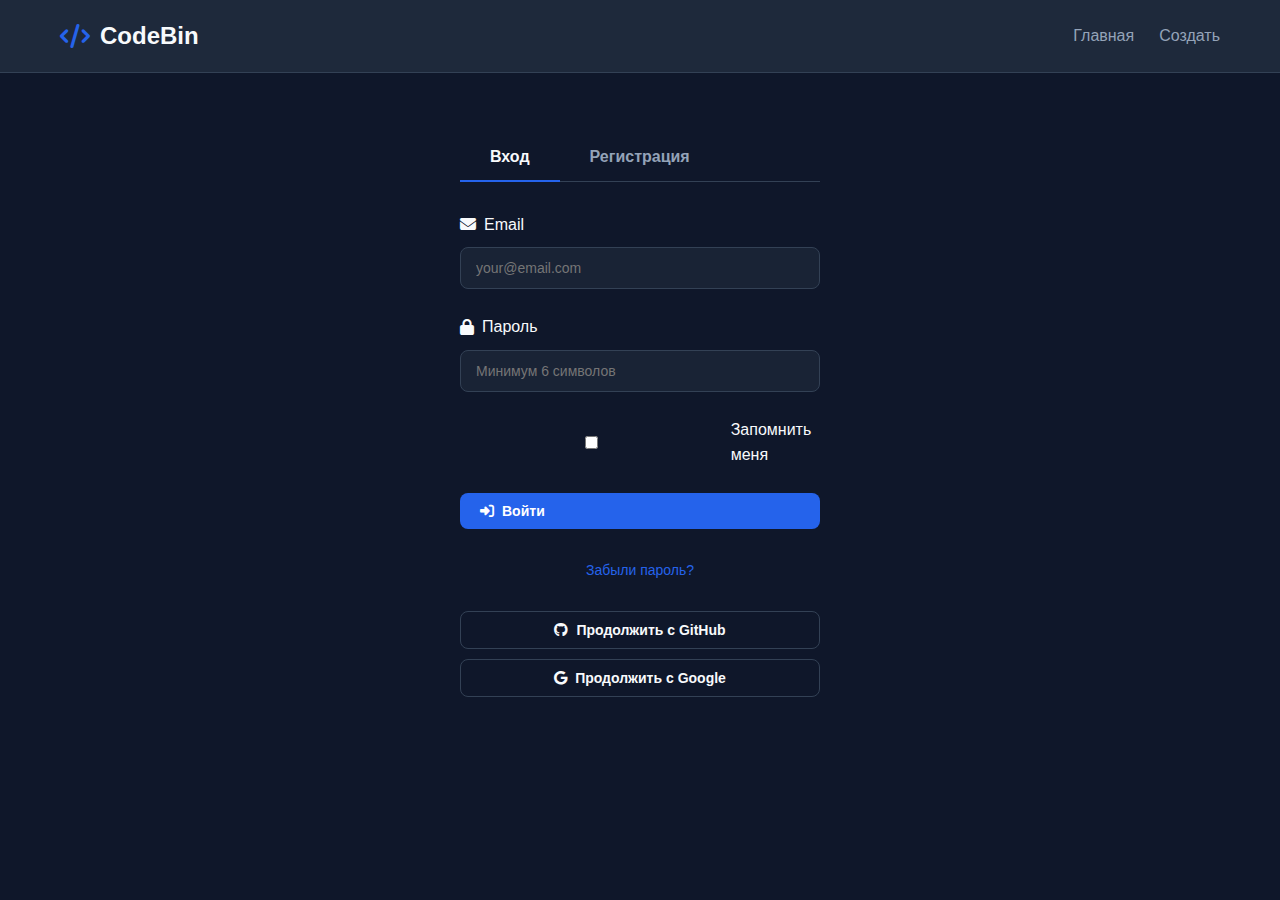
<file: auth.html>
<!DOCTYPE html>
<html lang="ru">
<head>
    <meta charset="UTF-8">
    <meta name="viewport" content="width=device-width, initial-scale=1.0">
    <title>Вход / Регистрация - CodeBin</title>
    <link rel="stylesheet" href="css/style.css">
    <link rel="stylesheet" href="https://cdnjs.cloudflare.com/ajax/libs/font-awesome/6.4.0/css/all.min.css">
    <script src="js/supabase.js" defer></script>
    <script src="js/auth.js" defer></script>
    <style>
        .auth-container {
            max-width: 400px;
            margin: 60px auto;
            padding: 0 20px;
        }
        
        .auth-tabs {
            display: flex;
            margin-bottom: 30px;
            border-bottom: 1px solid var(--border-color);
        }
        
        .auth-tab {
            padding: 15px 30px;
            background: none;
            border: none;
            color: var(--text-secondary);
            font-size: 16px;
            font-weight: 600;
            cursor: pointer;
            position: relative;
            transition: var(--transition);
        }
        
        .auth-tab.active {
            color: var(--text-color);
        }
        
        .auth-tab.active::after {
            content: '';
            position: absolute;
            bottom: -1px;
            left: 0;
            width: 100%;
            height: 2px;
            background-color: var(--primary-color);
        }
        
        .auth-form {
            display: none;
            animation: fadeIn 0.3s ease;
        }
        
        .auth-form.active {
            display: block;
        }
        
        @keyframes fadeIn {
            from { opacity: 0; transform: translateY(10px); }
            to { opacity: 1; transform: translateY(0); }
        }
        
        .oauth-buttons {
            margin-top: 30px;
            text-align: center;
        }
        
        .oauth-buttons .btn {
            width: 100%;
            margin-bottom: 10px;
            justify-content: center;
        }
        
        .divider {
            display: flex;
            align-items: center;
            margin: 25px 0;
            color: var(--text-secondary);
        }
        
        .divider::before,
        .divider::after {
            content: '';
            flex: 1;
            height: 1px;
            background-color: var(--border-color);
        }
        
        .divider span {
            padding: 0 15px;
        }
        
        .auth-footer {
            text-align: center;
            margin-top: 30px;
            color: var(--text-secondary);
            font-size: 14px;
        }
        
        .auth-footer a {
            color: var(--primary-color);
            text-decoration: none;
        }
        
        .error-message {
            background-color: rgba(239, 68, 68, 0.1);
            border: 1px solid var(--danger-color);
            color: var(--danger-color);
            padding: 12px;
            border-radius: var(--border-radius);
            margin-bottom: 20px;
            display: none;
        }
        
        .success-message {
            background-color: rgba(16, 185, 129, 0.1);
            border: 1px solid var(--success-color);
            color: var(--success-color);
            padding: 12px;
            border-radius: var(--border-radius);
            margin-bottom: 20px;
            display: none;
        }
    </style>
</head>
<body>
    <nav class="navbar">
        <div class="container">
            <a href="index.html" class="logo">
                <i class="fas fa-code"></i>
                <span>CodeBin</span>
            </a>
            
            <div class="nav-links">
                <a href="index.html">Главная</a>
                <a href="create.html">Создать</a>
            </div>
        </div>
    </nav>

    <main class="container">
        <div class="auth-container">
            <div class="auth-tabs">
                <button class="auth-tab active" data-tab="login">Вход</button>
                <button class="auth-tab" data-tab="signup">Регистрация</button>
            </div>
            
            <div id="errorMessage" class="error-message"></div>
            <div id="successMessage" class="success-message"></div>
            
            <form id="loginForm" class="auth-form active">
                <div class="form-group">
                    <label for="loginEmail">
                        <i class="fas fa-envelope"></i> Email
                    </label>
                    <input type="email" id="loginEmail" required 
                           placeholder="your@email.com">
                </div>
                
                <div class="form-group">
                    <label for="loginPassword">
                        <i class="fas fa-lock"></i> Пароль
                    </label>
                    <input type="password" id="loginPassword" required
                           placeholder="Минимум 6 символов">
                </div>
                
                <div class="form-group">
                    <label class="checkbox-label">
                        <input type="checkbox" id="rememberMe">
                        <span>Запомнить меня</span>
                    </label>
                </div>
                
                <button type="submit" class="btn btn-primary" style="width: 100%;">
                    <i class="fas fa-sign-in-alt"></i> Войти
                </button>
                
                <div class="auth-footer">
                    <a href="#" id="forgotPassword">Забыли пароль?</a>
                </div>
            </form>
            
            <form id="signupForm" class="auth-form">
                <div class="form-group">
                    <label for="signupUsername">
                        <i class="fas fa-user"></i> Имя пользователя
                    </label>
                    <input type="text" id="signupUsername" required
                           placeholder="Придумайте username" minlength="3" maxlength="20">
                </div>
                
                <div class="form-group">
                    <label for="signupEmail">
                        <i class="fas fa-envelope"></i> Email
                    </label>
                    <input type="email" id="signupEmail" required
                           placeholder="your@email.com">
                </div>
                
                <div class="form-group">
                    <label for="signupPassword">
                        <i class="fas fa-lock"></i> Пароль
                    </label>
                    <input type="password" id="signupPassword" required
                           placeholder="Минимум 6 символов" minlength="6">
                </div>
                
                <div class="form-group">
                    <label for="confirmPassword">
                        <i class="fas fa-lock"></i> Подтвердите пароль
                    </label>
                    <input type="password" id="confirmPassword" required
                           placeholder="Повторите пароль">
                </div>
                
                <button type="submit" class="btn btn-primary" style="width: 100%;">
                    <i class="fas fa-user-plus"></i> Зарегистрироваться
                </button>
                
                <div class="auth-footer">
                    Регистрируясь, вы соглашаетесь с <a href="#">правилами</a>
                </div>
            </form>
            
            <div class="oauth-buttons">
                <button id="githubSignIn" class="btn btn-secondary">
                    <i class="fab fa-github"></i> Продолжить с GitHub
                </button>
                
                <button id="googleSignIn" class="btn btn-secondary">
                    <i class="fab fa-google"></i> Продолжить с Google
                </button>
            </div>
        </div>
    </main>
</body>
</html>
</file>
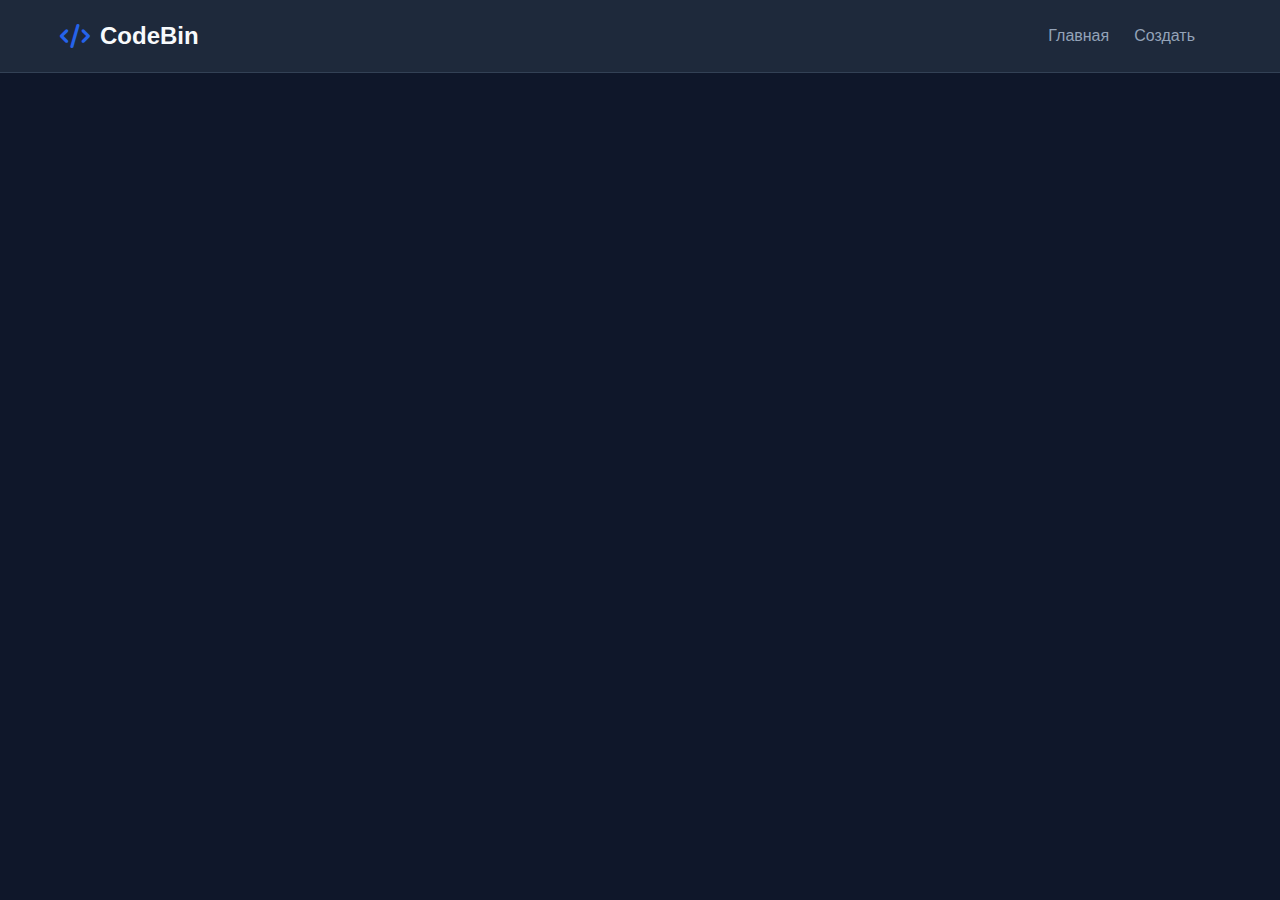
<file: dashboard.html>
<!DOCTYPE html>
<html lang="ru">
<head>
    <meta charset="UTF-8">
    <meta name="viewport" content="width=device-width, initial-scale=1.0">
    <title>Личный кабинет - CodeBin</title>
    <link rel="stylesheet" href="css/style.css">
    <link rel="stylesheet" href="https://cdnjs.cloudflare.com/ajax/libs/font-awesome/6.4.0/css/all.min.css">
    <script src="js/supabase.js" defer></script>
    <script src="js/dashboard.js" defer></script>
    <style>
        .dashboard-header {
            margin: 40px 0;
            text-align: center;
        }
        
        .dashboard-stats {
            display: grid;
            grid-template-columns: repeat(auto-fit, minmax(200px, 1fr));
            gap: 20px;
            margin-bottom: 40px;
        }
        
        .stat-card {
            background-color: var(--card-background);
            border-radius: var(--border-radius);
            padding: 25px;
            text-align: center;
            border: 1px solid var(--border-color);
        }
        
        .stat-number {
            font-size: 2.5rem;
            font-weight: bold;
            color: var(--primary-color);
            margin-bottom: 10px;
        }
        
        .stat-label {
            color: var(--text-secondary);
            font-size: 14px;
        }
        
        .tabs {
            display: flex;
            border-bottom: 1px solid var(--border-color);
            margin-bottom: 30px;
        }
        
        .tab {
            padding: 15px 30px;
            background: none;
            border: none;
            color: var(--text-secondary);
            font-size: 16px;
            cursor: pointer;
            position: relative;
            transition: var(--transition);
        }
        
        .tab.active {
            color: var(--text-color);
        }
        
        .tab.active::after {
            content: '';
            position: absolute;
            bottom: -1px;
            left: 0;
            width: 100%;
            height: 2px;
            background-color: var(--primary-color);
        }
        
        .tab-content {
            display: none;
            animation: fadeIn 0.3s ease;
        }
        
        .tab-content.active {
            display: block;
        }
        
        .profile-form {
            max-width: 600px;
            margin: 0 auto;
        }
        
        .avatar-upload {
            display: flex;
            align-items: center;
            gap: 20px;
            margin-bottom: 30px;
        }
        
        .avatar-preview {
            width: 100px;
            height: 100px;
            border-radius: 50%;
            background-color: var(--primary-color);
            display: flex;
            align-items: center;
            justify-content: center;
            color: white;
            font-size: 2rem;
            font-weight: bold;
        }
        
        .avatar-preview img {
            width: 100%;
            height: 100%;
            border-radius: 50%;
            object-fit: cover;
        }
        
        .snippet-actions {
            display: flex;
            gap: 10px;
            margin-top: 15px;
        }
        
        .btn-icon {
            padding: 6px 10px;
            min-width: auto;
        }
        
        .empty-dashboard {
            text-align: center;
            padding: 60px 20px;
            color: var(--text-secondary);
        }
        
        .empty-dashboard i {
            font-size: 3rem;
            margin-bottom: 20px;
            color: var(--primary-color);
        }
        
        .danger-zone {
            background-color: rgba(239, 68, 68, 0.1);
            border: 1px solid var(--danger-color);
            border-radius: var(--border-radius);
            padding: 25px;
            margin-top: 40px;
        }
        
        .danger-zone h3 {
            color: var(--danger-color);
            margin-bottom: 15px;
        }
        
        .danger-zone p {
            color: var(--text-secondary);
            margin-bottom: 20px;
        }
        
        .btn-danger {
            background-color: var(--danger-color);
            color: white;
        }
        
        .btn-danger:hover {
            background-color: #dc2626;
        }
    </style>
</head>
<body>
    <nav class="navbar">
        <div class="container">
            <a href="index.html" class="logo">
                <i class="fas fa-code"></i>
                <span>CodeBin</span>
            </a>
            
            <div class="nav-links">
                <a href="index.html">Главная</a>
                <a href="create.html">Создать</a>
                <div class="auth-section" id="authSection"></div>
            </div>
        </div>
    </nav>

    <main class="container">
        <div id="authRequired" style="display: none;">
            <div class="not-found">
                <i class="fas fa-lock"></i>
                <h1>Требуется авторизация</h1>
                <p>Войдите в систему для доступа к личному кабинету</p>
                <a href="auth.html" class="btn btn-primary">Войти</a>
            </div>
        </div>
        
        <div id="dashboardContent" style="display: none;">
            <div class="dashboard-header">
                <h1><i class="fas fa-user-circle"></i> Личный кабинет</h1>
                <p id="welcomeMessage"></p>
            </div>
            
            <div class="dashboard-stats">
                <div class="stat-card">
                    <div class="stat-number" id="totalSnippetsStat">0</div>
                    <div class="stat-label">Скриптов</div>
                </div>
                <div class="stat-card">
                    <div class="stat-number" id="totalViewsStat">0</div>
                    <div class="stat-label">Просмотров</div>
                </div>
                <div class="stat-card">
                    <div class="stat-number" id="accountAgeStat">0</div>
                    <div class="stat-label">Дней с нами</div>
                </div>
            </div>
            
            <div class="tabs">
                <button class="tab active" data-tab="snippets">Мои скрипты</button>
                <button class="tab" data-tab="profile">Профиль</button>
                <button class="tab" data-tab="settings">Настройки</button>
            </div>
            
            <div id="snippetsTab" class="tab-content active">
                <div id="userSnippets">
                    <!-- Загружается динамически -->
                    <div class="loading">Загрузка...</div>
                </div>
            </div>
            
            <div id="profileTab" class="tab-content">
                <form id="profileForm" class="profile-form">
                    <div class="avatar-upload">
                        <div class="avatar-preview" id="avatarPreview">
                            <!-- Аватар загружается динамически -->
                        </div>
                        <div>
                            <label for="avatarInput" class="btn btn-secondary">
                                <i class="fas fa-upload"></i> Загрузить аватар
                            </label>
                            <input type="file" id="avatarInput" accept="image/*" style="display: none;">
                            <div class="hint">PNG, JPG до 2MB</div>
                        </div>
                    </div>
                    
                    <div class="form-group">
                        <label for="username">
                            <i class="fas fa-user"></i> Имя пользователя
                        </label>
                        <input type="text" id="username" required>
                    </div>
                    
                    <div class="form-group">
                        <label for="bio">
                            <i class="fas fa-align-left"></i> О себе
                        </label>
                        <textarea id="bio" rows="4" placeholder="Расскажите о себе..."></textarea>
                    </div>
                    
                    <div class="form-group">
                        <label for="website">
                            <i class="fas fa-globe"></i> Веб-сайт
                        </label>
                        <input type="url" id="website" placeholder="https://example.com">
                    </div>
                    
                    <button type="submit" class="btn btn-primary">
                        <i class="fas fa-save"></i> Сохранить изменения
                    </button>
                </form>
            </div>
            
            <div id="settingsTab" class="tab-content">
                <div class="danger-zone">
                    <h3><i class="fas fa-exclamation-triangle"></i> Опасная зона</h3>
                    <p>Удаление аккаунта приведет к безвозвратному удалению всех ваших данных.</p>
                    <button id="deleteAccountBtn" class="btn btn-danger">
                        <i class="fas fa-trash"></i> Удалить аккаунт
                    </button>
                </div>
            </div>
        </div>
    </main>
</body>
</html>
</file>
<file: css/style.css>
:root {
    --primary-color: #2563eb;
    --primary-dark: #1d4ed8;
    --secondary-color: #64748b;
    --success-color: #10b981;
    --danger-color: #ef4444;
    --warning-color: #f59e0b;
    --background-color: #0f172a;
    --card-background: #1e293b;
    --text-color: #f8fafc;
    --text-secondary: #94a3b8;
    --border-color: #334155;
    --border-radius: 8px;
    --shadow: 0 4px 6px -1px rgba(0, 0, 0, 0.3);
    --transition: all 0.3s ease;
}

* {
    margin: 0;
    padding: 0;
    box-sizing: border-box;
}

body {
    font-family: -apple-system, BlinkMacSystemFont, 'Segoe UI', Roboto, Oxygen, Ubuntu, sans-serif;
    background-color: var(--background-color);
    color: var(--text-color);
    line-height: 1.6;
    min-height: 100vh;
}

.container {
    max-width: 1200px;
    margin: 0 auto;
    padding: 0 20px;
}

/* Навигация */
.navbar {
    background-color: var(--card-background);
    border-bottom: 1px solid var(--border-color);
    position: sticky;
    top: 0;
    z-index: 100;
    backdrop-filter: blur(10px);
}

.navbar .container {
    display: flex;
    justify-content: space-between;
    align-items: center;
    padding: 15px 20px;
}

.logo {
    display: flex;
    align-items: center;
    gap: 10px;
    font-size: 1.5rem;
    font-weight: bold;
    color: var(--text-color);
    text-decoration: none;
}

.logo i {
    color: var(--primary-color);
}

.nav-links {
    display: flex;
    align-items: center;
    gap: 25px;
}

.nav-links a {
    color: var(--text-secondary);
    text-decoration: none;
    font-weight: 500;
    transition: var(--transition);
    padding: 8px 0;
    position: relative;
}

.nav-links a:hover,
.nav-links a.active {
    color: var(--text-color);
}

.nav-links a.active::after {
    content: '';
    position: absolute;
    bottom: 0;
    left: 0;
    width: 100%;
    height: 2px;
    background-color: var(--primary-color);
}

/* Кнопки */
.btn {
    padding: 10px 20px;
    border-radius: var(--border-radius);
    border: none;
    font-weight: 600;
    cursor: pointer;
    transition: var(--transition);
    display: inline-flex;
    align-items: center;
    gap: 8px;
    font-size: 14px;
}

.btn-primary {
    background-color: var(--primary-color);
    color: white;
}

.btn-primary:hover {
    background-color: var(--primary-dark);
    transform: translateY(-2px);
    box-shadow: var(--shadow);
}

.btn-secondary {
    background-color: transparent;
    color: var(--text-color);
    border: 1px solid var(--border-color);
}

.btn-secondary:hover {
    border-color: var(--primary-color);
    color: var(--primary-color);
}

.btn-small {
    padding: 6px 12px;
    font-size: 12px;
}

.btn-large {
    padding: 15px 30px;
    font-size: 16px;
}

/* Hero секция */
.hero {
    text-align: center;
    padding: 60px 0;
    max-width: 800px;
    margin: 0 auto;
}

.hero h1 {
    font-size: 3rem;
    margin-bottom: 20px;
    background: linear-gradient(90deg, var(--primary-color), #60a5fa);
    -webkit-background-clip: text;
    background-clip: text;
    color: transparent;
}

.hero p {
    font-size: 1.2rem;
    color: var(--text-secondary);
    margin-bottom: 40px;
}

/* Сетка контента */
.content-grid {
    display: grid;
    grid-template-columns: 1fr 350px;
    gap: 30px;
    margin-bottom: 60px;
}

@media (max-width: 992px) {
    .content-grid {
        grid-template-columns: 1fr;
    }
}

/* Карточки */
.card {
    background-color: var(--card-background);
    border-radius: var(--border-radius);
    padding: 25px;
    border: 1px solid var(--border-color);
    box-shadow: var(--shadow);
}

/* Формы */
.snippet-form {
    margin-top: 30px;
}

.form-group {
    margin-bottom: 25px;
}

.form-group label {
    display: flex;
    align-items: center;
    gap: 8px;
    margin-bottom: 10px;
    color: var(--text-color);
    font-weight: 500;
}

.form-group input,
.form-group textarea,
.form-group select {
    width: 100%;
    padding: 12px 15px;
    background-color: rgba(30, 41, 59, 0.7);
    border: 1px solid var(--border-color);
    border-radius: var(--border-radius);
    color: var(--text-color);
    font-family: inherit;
    font-size: 14px;
    transition: var(--transition);
}

.form-group input:focus,
.form-group textarea:focus,
.form-group select:focus {
    outline: none;
    border-color: var(--primary-color);
    box-shadow: 0 0 0 3px rgba(37, 99, 235, 0.1);
}

.form-row {
    display: grid;
    grid-template-columns: 1fr 1fr;
    gap: 20px;
}

@media (max-width: 768px) {
    .form-row {
        grid-template-columns: 1fr;
    }
}

/* Редактор кода */
.code-editor-container {
    position: relative;
    border-radius: var(--border-radius);
    overflow: hidden;
    border: 1px solid var(--border-color);
}

.code-editor-container pre {
    margin: 0;
    min-height: 300px;
    max-height: 500px;
    overflow-y: auto;
    padding: 15px;
    background-color: #1a202c;
}

.code-editor-container code {
    font-family: 'Fira Code', 'Courier New', monospace;
    font-size: 14px;
    line-height: 1.5;
    white-space: pre-wrap;
    word-break: break-all;
}

.code-editor-container code:empty::before {
    content: attr(placeholder);
    color: var(--text-secondary);
}

.code-header {
    display: flex;
    justify-content: space-between;
    align-items: center;
    margin-bottom: 10px;
}

.code-actions {
    display: flex;
    gap: 10px;
}

/* Предпросмотр */
.preview-section {
    margin-top: 40px;
    padding: 25px;
    background-color: var(--card-background);
    border-radius: var(--border-radius);
    border: 1px solid var(--border-color);
}

.code-preview {
    margin-top: 20px;
    border-radius: var(--border-radius);
    overflow: hidden;
}

.language-badge {
    display: inline-block;
    padding: 4px 12px;
    background-color: var(--primary-color);
    color: white;
    border-radius: 20px;
    font-size: 12px;
    font-weight: 500;
}

/* Список скриптов */
.posts-container {
    display: grid;
    gap: 20px;
    margin-top: 20px;
}

.snippet-card {
    background-color: var(--card-background);
    border-radius: var(--border-radius);
    padding: 20px;
    border: 1px solid var(--border-color);
    transition: var(--transition);
    text-decoration: none;
    color: inherit;
    display: block;
}

.snippet-card:hover {
    border-color: var(--primary-color);
    transform: translateY(-2px);
    box-shadow: var(--shadow);
}

.snippet-card h3 {
    margin-bottom: 10px;
    color: var(--text-color);
}

.snippet-meta {
    display: flex;
    gap: 15px;
    margin: 10px 0;
    color: var(--text-secondary);
    font-size: 14px;
}

.snippet-meta span {
    display: flex;
    align-items: center;
    gap: 5px;
}

.snippet-excerpt {
    font-family: 'Fira Code', monospace;
    font-size: 13px;
    color: var(--text-secondary);
    overflow: hidden;
    text-overflow: ellipsis;
    display: -webkit-box;
    -webkit-line-clamp: 3;
    -webkit-box-orient: vertical;
    margin-top: 10px;
    background-color: rgba(0, 0, 0, 0.2);
    padding: 10px;
    border-radius: 4px;
}

/* Подвал */
footer {
    background-color: var(--card-background);
    border-top: 1px solid var(--border-color);
    padding: 40px 0;
    margin-top: 60px;
}

.footer-content {
    display: grid;
    grid-template-columns: repeat(auto-fit, minmax(250px, 1fr));
    gap: 40px;
    margin-bottom: 40px;
}

.footer-section h4 {
    margin-bottom: 20px;
    color: var(--text-color);
}

.footer-section ul {
    list-style: none;
}

.footer-section ul li {
    margin-bottom: 10px;
    color: var(--text-secondary);
}

.footer-bottom {
    text-align: center;
    padding-top: 20px;
    border-top: 1px solid var(--border-color);
    color: var(--text-secondary);
    font-size: 14px;
}

/* Загрузка */
.loading {
    text-align: center;
    padding: 40px;
    color: var(--text-secondary);
}

/* Уведомления */
.notification {
    position: fixed;
    top: 20px;
    right: 20px;
    padding: 15px 25px;
    background-color: var(--success-color);
    color: white;
    border-radius: var(--border-radius);
    box-shadow: var(--shadow);
    z-index: 1000;
    animation: slideIn 0.3s ease;
}

@keyframes slideIn {
    from {
        transform: translateX(100%);
        opacity: 0;
    }
    to {
        transform: translateX(0);
        opacity: 1;
    }
}
</file>
